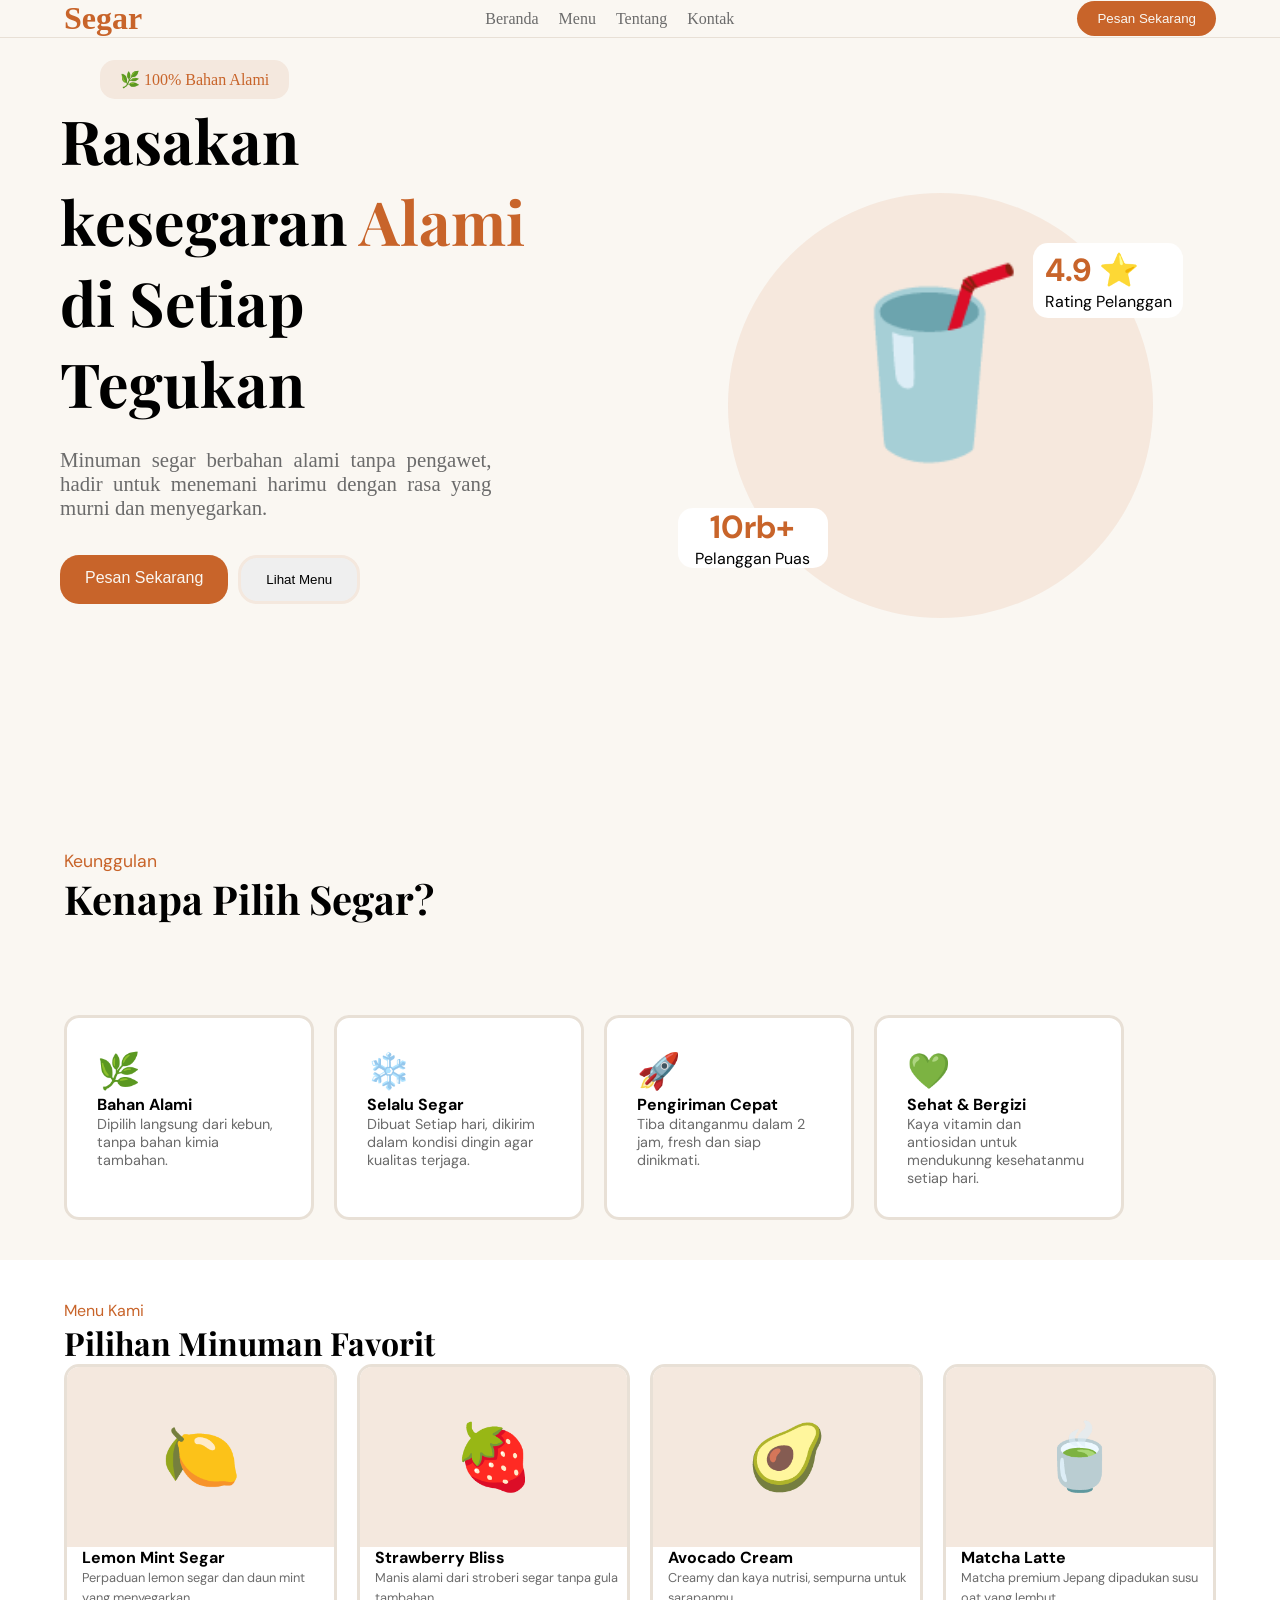
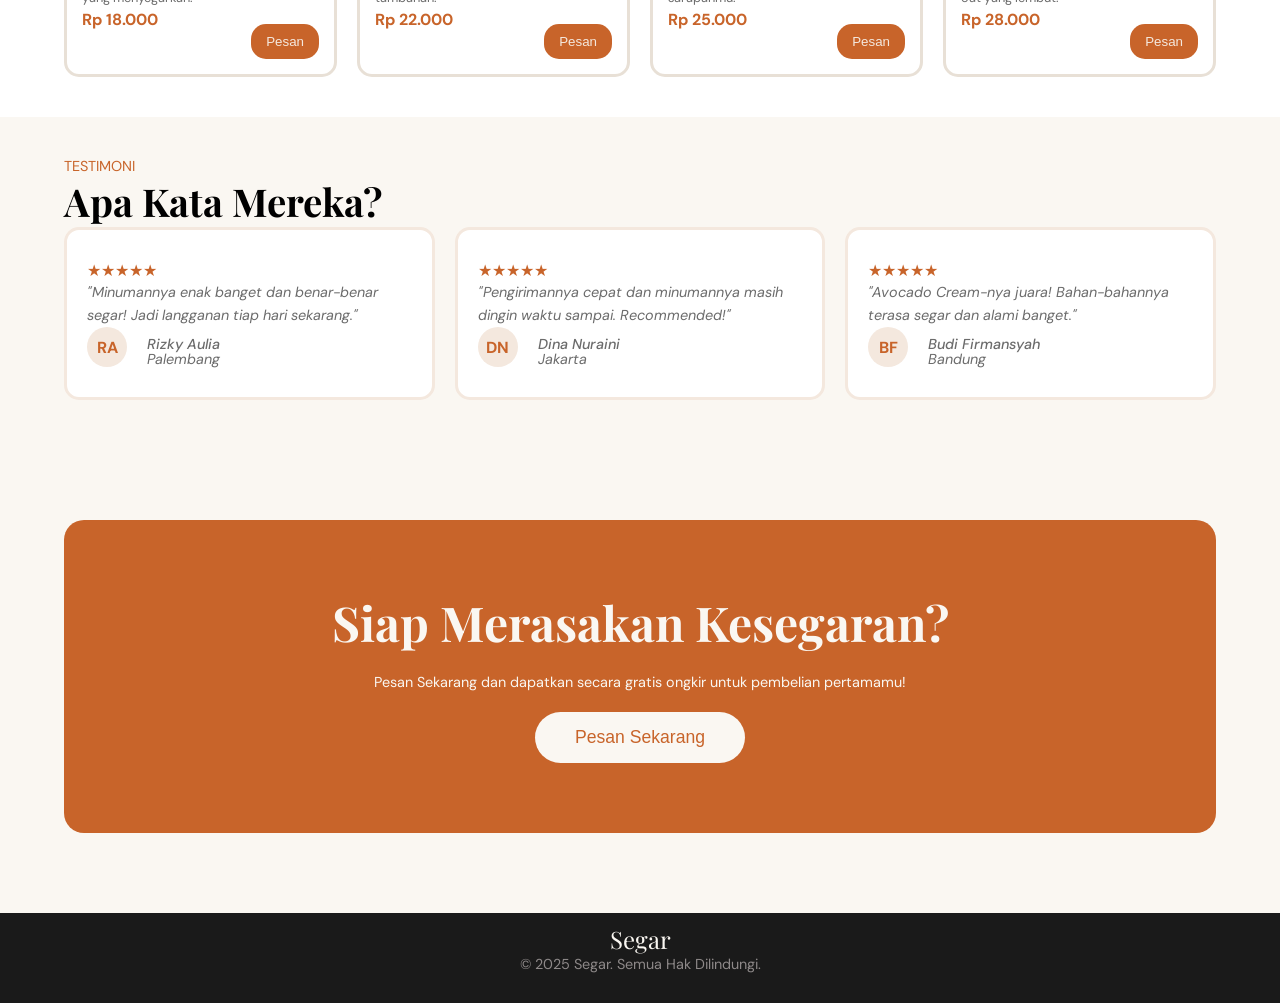
<file: index.html>
<!DOCTYPE html>
<html lang="en">
<head>
    <meta charset="UTF-8">
    <meta name="viewport" content="width=device-width, initial-scale=1.0">
    <title>Menu Makanan</title>
    <link rel="stylesheet" href="belajar1.css">
    <link href="https://fonts.googleapis.com/css2?family=Playfair+Display:wght@400;600&family=DM+Sans:wght@400;500&display=swap" rel="stylesheet">
</head>
<body>
    <header>
        <div class="container">
            <h1 class="judul1">Segar</h1>
            <ul class="nav-menu">
                <li><a href="#">Beranda</a></li>
                <li><a href="#">Menu</a></li>
                <li><a href="#">Tentang</a></li>
                <li><a href="#">Kontak</a></li>
            </ul>
            <button class="btn-psn" type="submit">Pesan Sekarang</button>
        </div>        
    </header>
    <div class="container2">
        <div class="text1">
            <div> 
                <p class="moto">🌿 100% Bahan Alami</p>
            </div>
            <h1 class="judul2">Rasakan kesegaran <span >Alami</span> di Setiap Tegukan</h1>
            <div class="deskripsi">
                Minuman segar berbahan alami tanpa pengawet, hadir
                untuk menemani harimu dengan rasa yang murni dan menyegarkan.
            </div>
            <div class="nav-mnu1">
                <button class="order" type="submit">Pesan Sekarang</button>
                <button class="mnu" type="submit">Lihat Menu</button>
            </div>
        </div>
        <div class="right">
            <div class="circle">
                <span class="minuman">🥤</span>
                <div class="rate">
                    <h1 class="rate1">10rb+</h1>
                    <div class="deskripsi1">Pelanggan Puas</div>
                </div> 
                <div class="rate2">
                    <h1 class="star">4.9 ⭐</h1>
                    <div class="ulasan">Rating Pelanggan</div>
                </div>
            </div>
        </div>
    </div>
    <div class="page2">
        <div class="segar6">
            <div class="keunggulan2">Keunggulan</div>
            <h1 class="pilih">Kenapa Pilih Segar?</h1>
        </div>
        <div class="kolom1">
            <div class="kotak1"><span class="daun">🌿</span>
                <p class="akami">Bahan Alami</p>
                <div class="deskripsi2">Dipilih langsung dari kebun, tanpa bahan kimia tambahan.</div>
            </div>
            <div class="kotak1">
                <span class="daun">❄️</span>
                <p class="akami">Selalu Segar</p>
                <div class="deskripsi2">Dibuat Setiap hari, dikirim dalam kondisi dingin agar kualitas terjaga.</div>
            </div>
            <div class="kotak1">
                <span class="daun">🚀</span>
                <p class="akami">Pengiriman Cepat</p>
                <div class="deskripsi2">Tiba ditanganmu dalam 2 jam, fresh dan siap dinikmati.</div>
            </div>
            <div class="kotak1">
                <span class="daun">💚</span>
                <p class="akami">Sehat & Bergizi</p>
                <div class="deskripsi2">Kaya vitamin dan antiosidan untuk mendukunng kesehatanmu setiap hari.</div>
            </div>
        </div>
    </div>
    <div class="page3">
        <div class="onegai">Menu Kami</div>
        <h1 class="pilihan2">Pilihan Minuman Favorit</h1>
        <div class="grid-menu">
           
            <div class="grid-daftar">
                <div class="image-menu">🍋</div>
                <p class="menu-name">Lemon Mint Segar</p>
                <div class="deskripsi3">Perpaduan lemon segar dan daun mint yang menyegarkan.</div>
                <div class="range">
                    <p class="harga2">Rp 18.000</p>
                    <button class="tombol4" type="submit">Pesan</button>
                </div>   
            </div>
            <div class="grid-daftar">
                <div class="image-menu">🍓</div>
                <p class="menu-name">Strawberry Bliss</p>
                <div class="deskripsi3">Manis alami dari stroberi segar tanpa gula tambahan.</div>
                <div class="range">
                    <p class="harga2">Rp 22.000 </p>
                    <button class="tombol4" type="submit">Pesan</button>
                </div>
            </div>
            <div class="grid-daftar">
                <div class="image-menu">🥑</div>
                <p class="menu-name">Avocado Cream</p>
                <div class="deskripsi3">Creamy dan kaya nutrisi, sempurna untuk sarapanmu.</div>
                <div class="range">
                    <p class="harga2">Rp 25.000</p>
                    <button class="tombol4" type="submit">Pesan</button>
                </div>
            </div>
            <div class="grid-daftar">
                <div class="image-menu">🍵</div>
                <p class="menu-name">Matcha Latte</p>
                <div class="deskripsi3">Matcha premium Jepang dipadukan susu oat yang lembut.</div>
                <div class="range">
                    <p class="harga2">Rp 28.000</p>
                    <button class="tombol4" type="submit">Pesan</button>
                </div>
            </div>
        </div>
    </div>
    <div class="page4">
        <div class="testi">TESTIMONI</div>
        <h1 class="what">Apa Kata Mereka?</h1>
        <div class="card-grid">
            <div class="rating">
                <div class="bintang">★★★★★</div>
                <p class="deskripsi4">"Minumannya enak banget dan benar-benar segar! Jadi langganan tiap hari sekarang."</p>
                <div class="and">
                    <p class="short-name">RA</p>
                    <div class="cname">
                        <p class="long-name">Rizky Aulia</p>
                        <p class="city">Palembang</p>
                    </div>
                </div>
            </div>
            <div class="rating">
                <div class="bintang">★★★★★</div>
                <p class="deskripsi4">"Pengirimannya cepat dan minumannya masih dingin waktu sampai. Recommended!"</p>
                <div class="and">
                    <p class="short-name">DN</p>
                    <div class="cname">
                        <p class="long-name">Dina Nuraini</p>
                        <p class="city">Jakarta</p>
                    </div>
                </div>
            </div>
            <div class="rating">
                <div class="bintang">★★★★★</div>
                <p class="deskripsi4">"Avocado Cream-nya juara! Bahan-bahannya terasa segar dan alami banget."</p>
                <div class="and">
                    <p class="short-name">BF</p>
                    <div class="cname">
                        <p class="long-name">Budi Firmansyah</p>
                        <p class="city">Bandung</p>
                    </div>
                </div>
            </div>
        </div>
    </div>
    <div class="page5">
        <div class="container3">
            <h1 class="rasa">Siap Merasakan Kesegaran?</h1>
            <p class="dapatkan">Pesan Sekarang dan dapatkan secara gratis ongkir untuk pembelian pertamamu!</p>
            <button class="btn-skrng1" type="submit">Pesan Sekarang</button>
        </div>
        
    </div>
    <footer>
        <h2 class="sgr">Segar</h2>
        <div class="copyright">&copy; 2025 Segar. Semua Hak Dilindungi.</div>
    </footer>
</body>
</html>
</file>
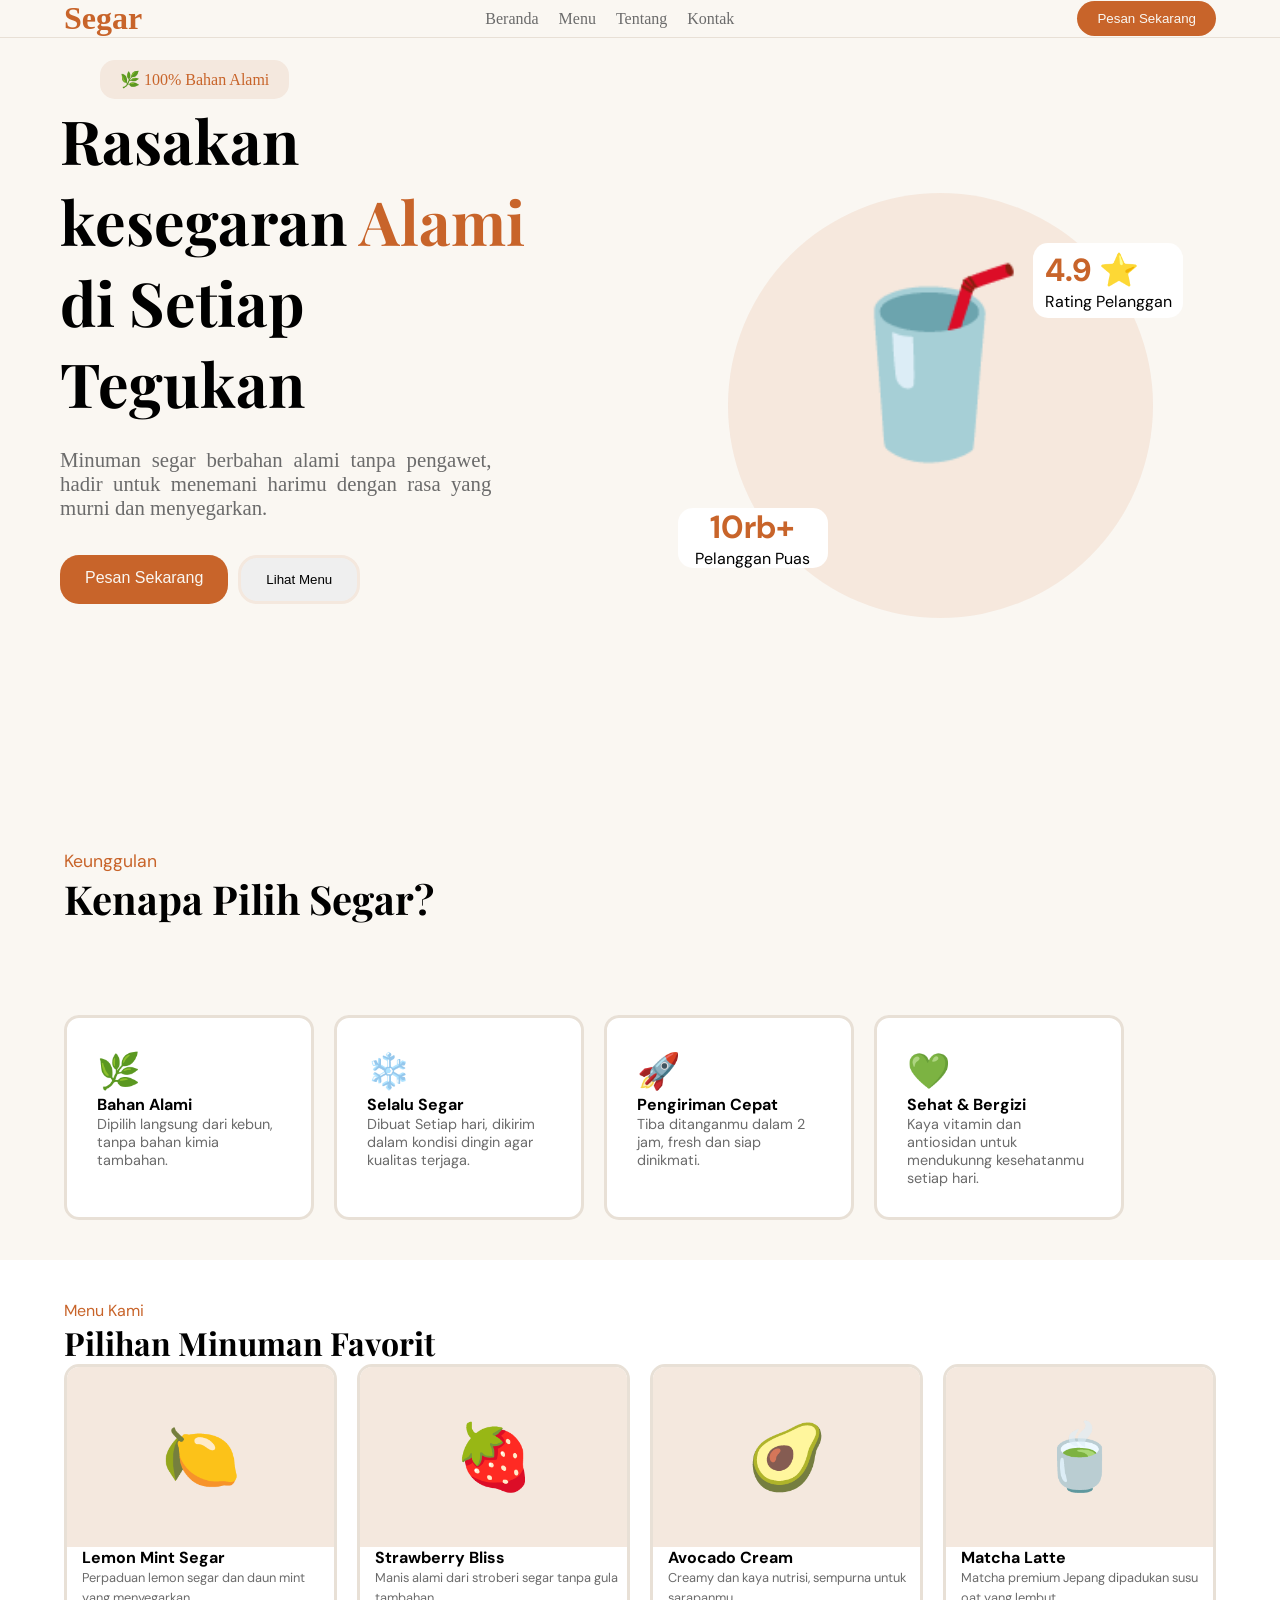
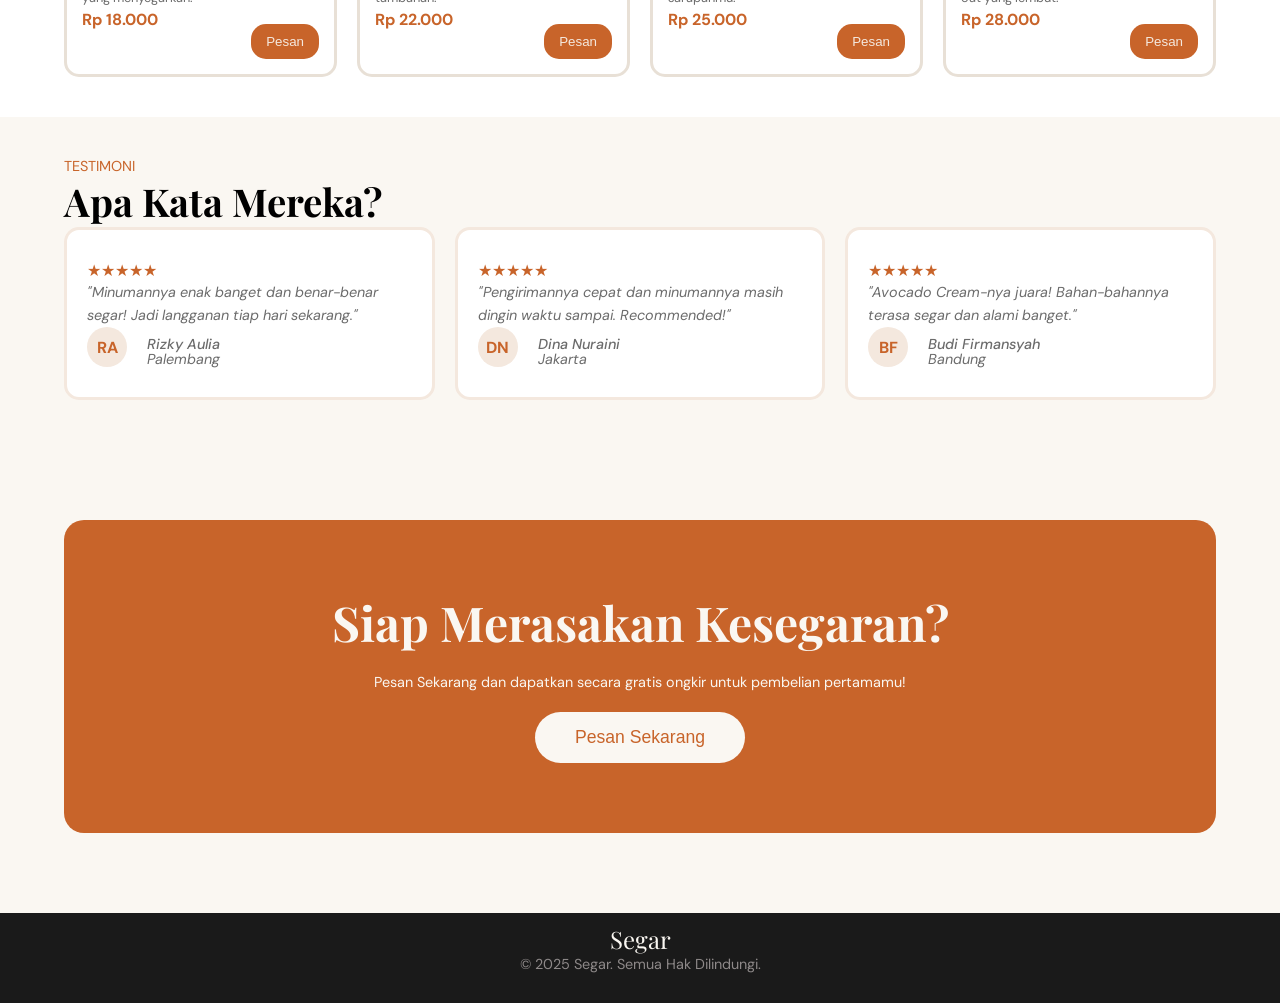
<file: belajar1.html>
<!DOCTYPE html>
<html lang="en">
<head>
    <meta charset="UTF-8">
    <meta name="viewport" content="width=device-width, initial-scale=1.0">
    <title>Menu Makanan</title>
    <link rel="stylesheet" href="belajar1.css">
    <link href="https://fonts.googleapis.com/css2?family=Playfair+Display:wght@400;600&family=DM+Sans:wght@400;500&display=swap" rel="stylesheet">
</head>
<body>
    <header>
        <div class="container">
            <h1 class="judul1">Segar</h1>
            <ul class="nav-menu">
                <li><a href="#">Beranda</a></li>
                <li><a href="#">Menu</a></li>
                <li><a href="#">Tentang</a></li>
                <li><a href="#">Kontak</a></li>
            </ul>
            <button class="btn-psn" type="submit">Pesan Sekarang</button>
        </div>        
    </header>
    <div class="container2">
        <div class="text1">
            <div> 
                <p class="moto">🌿 100% Bahan Alami</p>
            </div>
            <h1 class="judul2">Rasakan kesegaran <span >Alami</span> di Setiap Tegukan</h1>
            <div class="deskripsi">
                Minuman segar berbahan alami tanpa pengawet, hadir
                untuk menemani harimu dengan rasa yang murni dan menyegarkan.
            </div>
            <div class="nav-mnu1">
                <button class="order" type="submit">Pesan Sekarang</button>
                <button class="mnu" type="submit">Lihat Menu</button>
            </div>
        </div>
        <div class="right">
            <div class="circle">
                <span class="minuman">🥤</span>
                <div class="rate">
                    <h1 class="rate1">10rb+</h1>
                    <div class="deskripsi1">Pelanggan Puas</div>
                </div> 
                <div class="rate2">
                    <h1 class="star">4.9 ⭐</h1>
                    <div class="ulasan">Rating Pelanggan</div>
                </div>
            </div>
        </div>
    </div>
    <div class="page2">
        <div class="segar6">
            <div class="keunggulan2">Keunggulan</div>
            <h1 class="pilih">Kenapa Pilih Segar?</h1>
        </div>
        <div class="kolom1">
            <div class="kotak1"><span class="daun">🌿</span>
                <p class="akami">Bahan Alami</p>
                <div class="deskripsi2">Dipilih langsung dari kebun, tanpa bahan kimia tambahan.</div>
            </div>
            <div class="kotak1">
                <span class="daun">❄️</span>
                <p class="akami">Selalu Segar</p>
                <div class="deskripsi2">Dibuat Setiap hari, dikirim dalam kondisi dingin agar kualitas terjaga.</div>
            </div>
            <div class="kotak1">
                <span class="daun">🚀</span>
                <p class="akami">Pengiriman Cepat</p>
                <div class="deskripsi2">Tiba ditanganmu dalam 2 jam, fresh dan siap dinikmati.</div>
            </div>
            <div class="kotak1">
                <span class="daun">💚</span>
                <p class="akami">Sehat & Bergizi</p>
                <div class="deskripsi2">Kaya vitamin dan antiosidan untuk mendukunng kesehatanmu setiap hari.</div>
            </div>
        </div>
    </div>
    <div class="page3">
        <div class="onegai">Menu Kami</div>
        <h1 class="pilihan2">Pilihan Minuman Favorit</h1>
        <div class="grid-menu">
           
            <div class="grid-daftar">
                <div class="image-menu">🍋</div>
                <p class="menu-name">Lemon Mint Segar</p>
                <div class="deskripsi3">Perpaduan lemon segar dan daun mint yang menyegarkan.</div>
                <div class="range">
                    <p class="harga2">Rp 18.000</p>
                    <button class="tombol4" type="submit">Pesan</button>
                </div>   
            </div>
            <div class="grid-daftar">
                <div class="image-menu">🍓</div>
                <p class="menu-name">Strawberry Bliss</p>
                <div class="deskripsi3">Manis alami dari stroberi segar tanpa gula tambahan.</div>
                <div class="range">
                    <p class="harga2">Rp 22.000 </p>
                    <button class="tombol4" type="submit">Pesan</button>
                </div>
            </div>
            <div class="grid-daftar">
                <div class="image-menu">🥑</div>
                <p class="menu-name">Avocado Cream</p>
                <div class="deskripsi3">Creamy dan kaya nutrisi, sempurna untuk sarapanmu.</div>
                <div class="range">
                    <p class="harga2">Rp 25.000</p>
                    <button class="tombol4" type="submit">Pesan</button>
                </div>
            </div>
            <div class="grid-daftar">
                <div class="image-menu">🍵</div>
                <p class="menu-name">Matcha Latte</p>
                <div class="deskripsi3">Matcha premium Jepang dipadukan susu oat yang lembut.</div>
                <div class="range">
                    <p class="harga2">Rp 28.000</p>
                    <button class="tombol4" type="submit">Pesan</button>
                </div>
            </div>
        </div>
    </div>
    <div class="page4">
        <div class="testi">TESTIMONI</div>
        <h1 class="what">Apa Kata Mereka?</h1>
        <div class="card-grid">
            <div class="rating">
                <div class="bintang">★★★★★</div>
                <p class="deskripsi4">"Minumannya enak banget dan benar-benar segar! Jadi langganan tiap hari sekarang."</p>
                <div class="and">
                    <p class="short-name">RA</p>
                    <div class="cname">
                        <p class="long-name">Rizky Aulia</p>
                        <p class="city">Palembang</p>
                    </div>
                </div>
            </div>
            <div class="rating">
                <div class="bintang">★★★★★</div>
                <p class="deskripsi4">"Pengirimannya cepat dan minumannya masih dingin waktu sampai. Recommended!"</p>
                <div class="and">
                    <p class="short-name">DN</p>
                    <div class="cname">
                        <p class="long-name">Dina Nuraini</p>
                        <p class="city">Jakarta</p>
                    </div>
                </div>
            </div>
            <div class="rating">
                <div class="bintang">★★★★★</div>
                <p class="deskripsi4">"Avocado Cream-nya juara! Bahan-bahannya terasa segar dan alami banget."</p>
                <div class="and">
                    <p class="short-name">BF</p>
                    <div class="cname">
                        <p class="long-name">Budi Firmansyah</p>
                        <p class="city">Bandung</p>
                    </div>
                </div>
            </div>
        </div>
    </div>
    <div class="page5">
        <div class="container3">
            <h1 class="rasa">Siap Merasakan Kesegaran?</h1>
            <p class="dapatkan">Pesan Sekarang dan dapatkan secara gratis ongkir untuk pembelian pertamamu!</p>
            <button class="btn-skrng1" type="submit">Pesan Sekarang</button>
        </div>
        
    </div>
    <footer>
        <h2 class="sgr">Segar</h2>
        <div class="copyright">&copy; 2025 Segar. Semua Hak Dilindungi.</div>
    </footer>
</body>
</html>
</file>
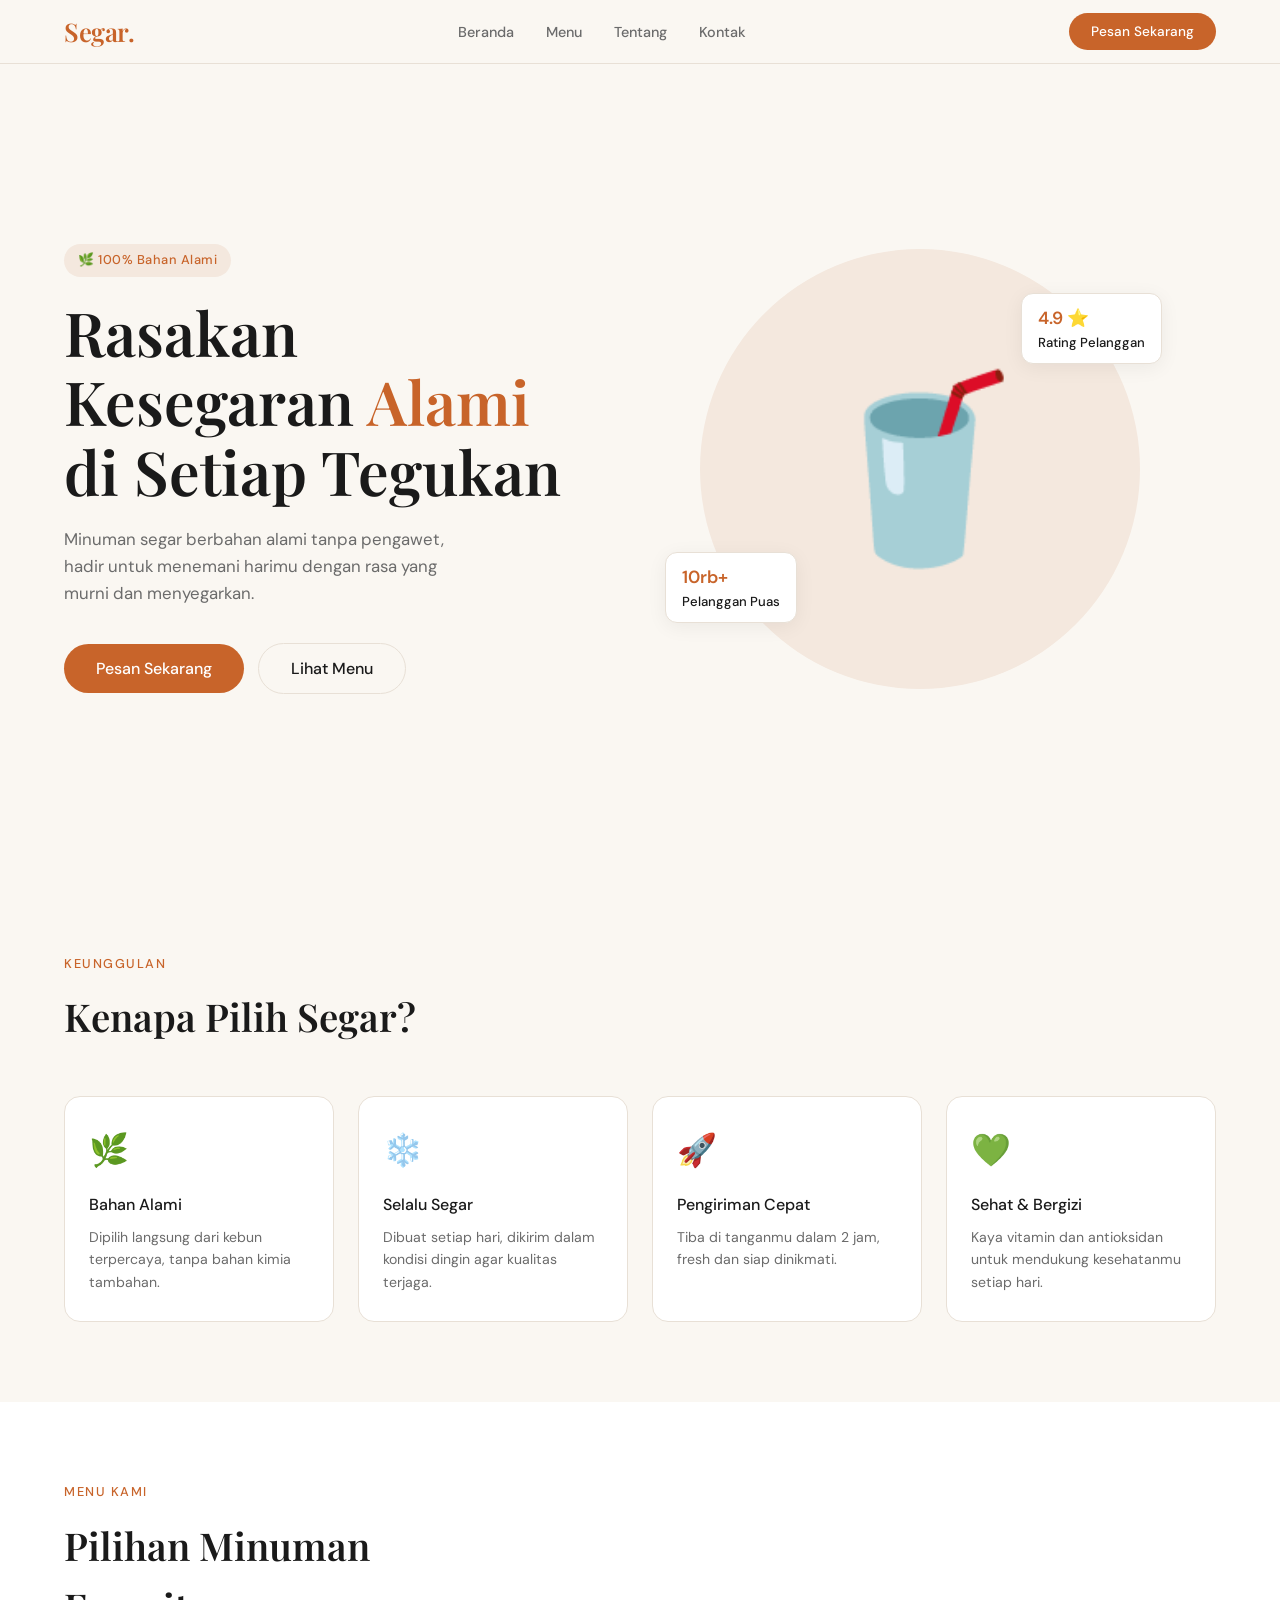
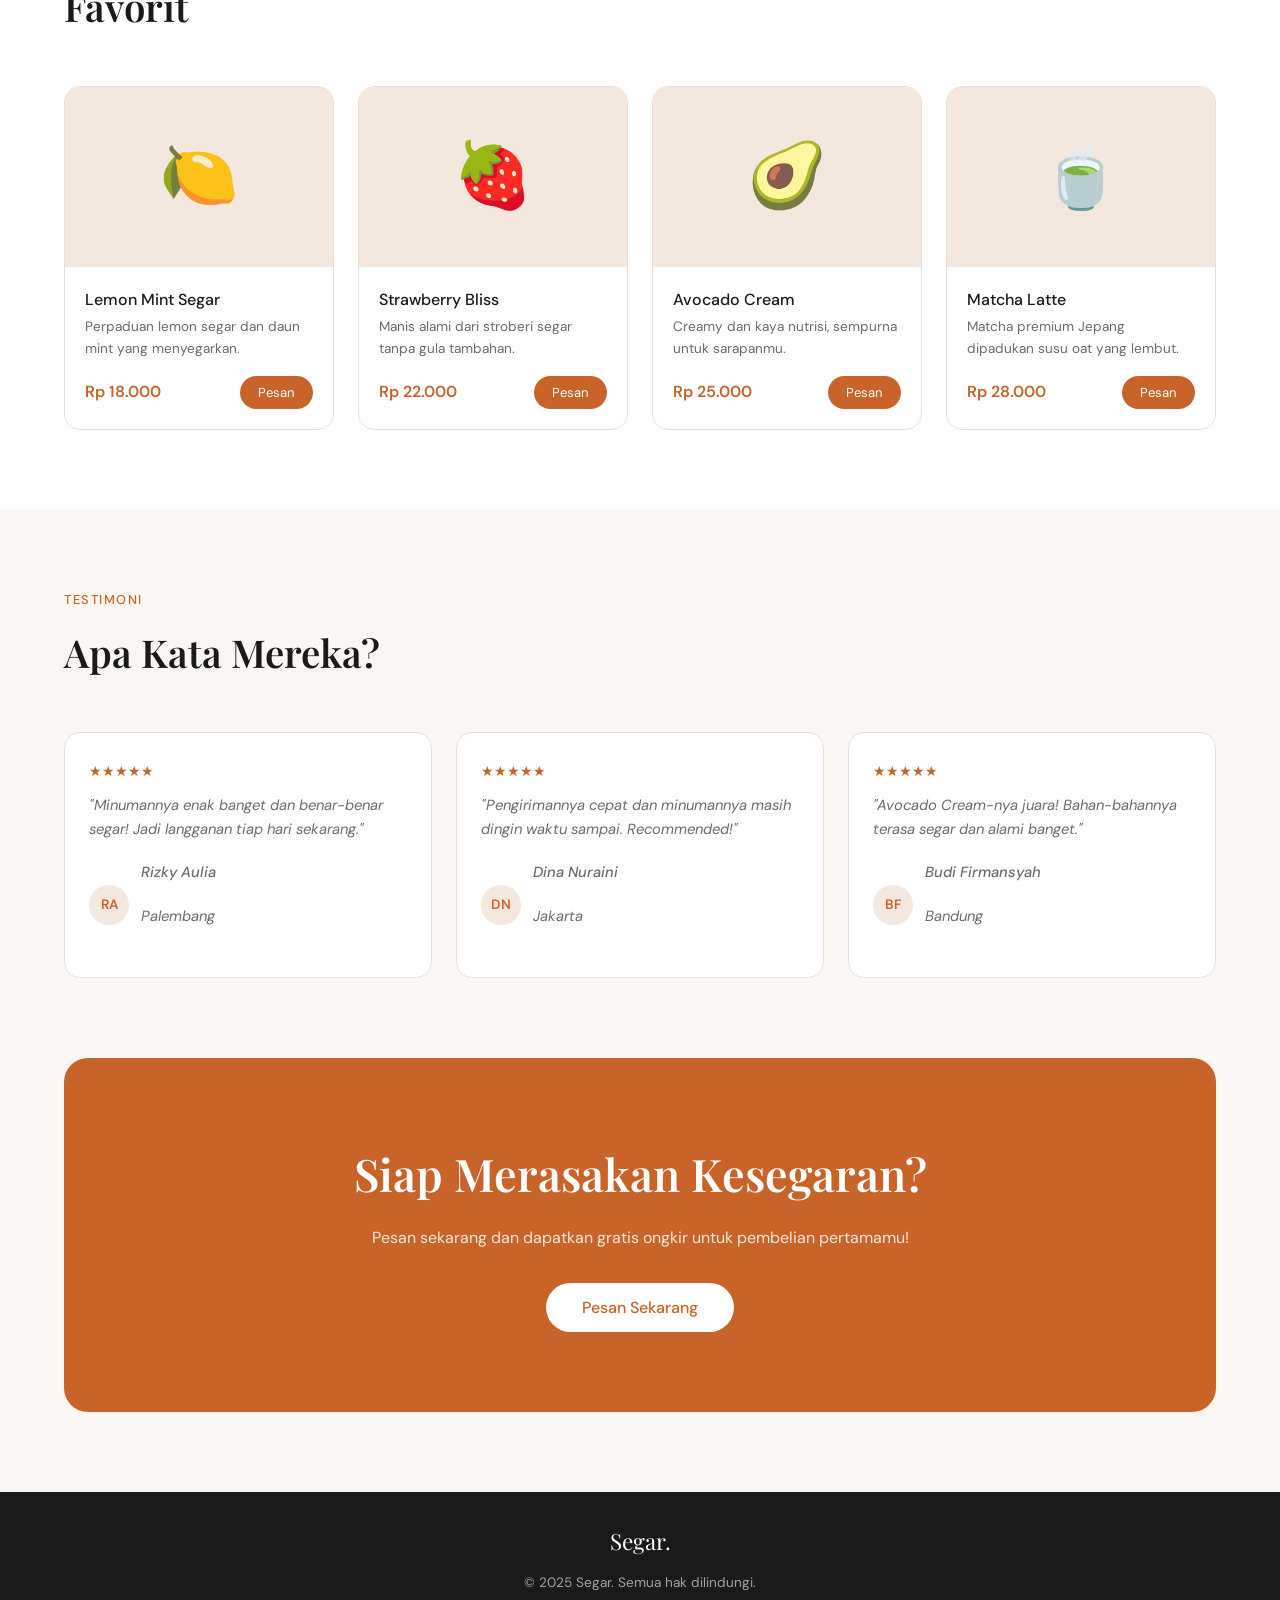
<file: contoh1.html>
<!DOCTYPE html>
<html lang="id">
<head>
    <meta charset="UTF-8">
    <meta name="viewport" content="width=device-width, initial-scale=1.0">
    <title>Segar — Minuman Alami</title>
    <link rel="preconnect" href="https://fonts.googleapis.com">
    <link rel="preconnect" href="https://fonts.gstatic.com" crossorigin>
    <link href="https://fonts.googleapis.com/css2?family=Playfair+Display:wght@400;600&family=DM+Sans:wght@400;500&display=swap" rel="stylesheet">
    <style>
        *, *::before, *::after { box-sizing: border-box; margin: 0; padding: 0; }

        :root {
            --cream: #faf7f2;
            --white: #ffffff;
            --text: #1a1a1a;
            --muted: #6b6b6b;
            --accent: #c8642a;
            --accent-light: #f4e8de;
            --border: #e8e0d6;
        }

        body {
            font-family: "DM Sans", sans-serif;
            background-color: var(--cream);
            color: var(--text);
            font-size: 16px;
            line-height: 1.6;
        }

        /* NAVBAR */
        nav {
            position: sticky;
            top: 0;
            background: rgba(250, 247, 242, 0.92);
            backdrop-filter: blur(8px);
            border-bottom: 1px solid var(--border);
            z-index: 100;
            padding: 0 5%;
            display: flex;
            justify-content: space-between;
            align-items: center;
            height: 64px;
        }

        .logo {
            font-family: "Playfair Display", serif;
            font-size: 1.6rem;
            font-weight: 600;
            color: var(--accent);
            letter-spacing: -0.5px;
        }

        .nav-links {
            display: flex;
            list-style: none;
            gap: 32px;
        }

        .nav-links a {
            text-decoration: none;
            color: var(--muted);
            font-size: 0.9rem;
            font-weight: 500;
            transition: color 0.2s;
        }

        .nav-links a:hover { color: var(--text); }

        .nav-btn {
            background: var(--accent);
            color: white;
            border: none;
            padding: 10px 22px;
            border-radius: 100px;
            font-family: "DM Sans", sans-serif;
            font-size: 0.85rem;
            font-weight: 500;
            cursor: pointer;
            transition: opacity 0.2s;
        }

        .nav-btn:hover { opacity: 0.85; }

        /* HERO */
        .hero {
            display: flex;
            align-items: center;
            justify-content: space-between;
            padding: 80px 5%;
            gap: 40px;
            min-height: 90vh;
        }

        .hero-text { flex: 1; max-width: 520px; }

        .hero-tag {
            display: inline-block;
            background: var(--accent-light);
            color: var(--accent);
            font-size: 0.8rem;
            font-weight: 500;
            padding: 6px 14px;
            border-radius: 100px;
            margin-bottom: 20px;
            letter-spacing: 0.5px;
        }

        .hero-title {
            font-family: "Playfair Display", serif;
            font-size: clamp(2.4rem, 5vw, 3.8rem);
            font-weight: 600;
            line-height: 1.15;
            margin-bottom: 20px;
            color: var(--text);
        }

        .hero-title span { color: var(--accent); }

        .hero-desc {
            color: var(--muted);
            font-size: 1.05rem;
            margin-bottom: 36px;
            max-width: 420px;
        }

        .hero-actions { display: flex; gap: 14px; align-items: center; flex-wrap: wrap; }

        .btn-primary {
            background: var(--accent);
            color: white;
            border: none;
            padding: 14px 32px;
            border-radius: 100px;
            font-family: "DM Sans", sans-serif;
            font-size: 1rem;
            font-weight: 500;
            cursor: pointer;
            transition: opacity 0.2s, transform 0.2s;
        }

        .btn-primary:hover { opacity: 0.88; transform: translateY(-1px); }

        .btn-secondary {
            background: transparent;
            color: var(--text);
            border: 1.5px solid var(--border);
            padding: 14px 32px;
            border-radius: 100px;
            font-family: "DM Sans", sans-serif;
            font-size: 1rem;
            font-weight: 500;
            cursor: pointer;
            transition: border-color 0.2s;
        }

        .btn-secondary:hover { border-color: var(--text); }

        .hero-image {
            flex: 1;
            display: flex;
            justify-content: center;
            align-items: center;
        }

        .hero-circle {
            width: clamp(260px, 40vw, 440px);
            height: clamp(260px, 40vw, 440px);
            background: var(--accent-light);
            border-radius: 50%;
            display: flex;
            align-items: center;
            justify-content: center;
            font-size: clamp(7rem, 14vw, 12rem);
            position: relative;
        }

        .badge-float {
            position: absolute;
            background: var(--white);
            border: 1px solid var(--border);
            border-radius: 12px;
            padding: 10px 16px;
            font-size: 0.82rem;
            font-weight: 500;
            box-shadow: 0 4px 20px rgba(0,0,0,0.06);
        }

        .badge-float.top-right { top: 10%; right: -5%; }
        .badge-float.bottom-left { bottom: 15%; left: -8%; }
        .badge-float .num { font-size: 1.1rem; font-weight: 600; color: var(--accent); display: block; }

        /* KEUNGGULAN */
        .section { padding: 80px 5%; }

        .section-label {
            font-size: 0.8rem;
            font-weight: 500;
            color: var(--accent);
            letter-spacing: 1.5px;
            text-transform: uppercase;
            margin-bottom: 12px;
        }

        .section-title {
            font-family: "Playfair Display", serif;
            font-size: clamp(1.6rem, 3vw, 2.4rem);
            font-weight: 600;
            margin-bottom: 48px;
            max-width: 420px;
        }

        .keunggulan-grid {
            display: grid;
            grid-template-columns: repeat(auto-fit, minmax(200px, 1fr));
            gap: 24px;
        }

        .keunggulan-card {
            background: var(--white);
            border: 1px solid var(--border);
            border-radius: 16px;
            padding: 28px 24px;
        }

        .keunggulan-icon {
            font-size: 2rem;
            margin-bottom: 16px;
            display: block;
        }

        .keunggulan-card h3 {
            font-size: 1rem;
            font-weight: 500;
            margin-bottom: 8px;
        }

        .keunggulan-card p { font-size: 0.88rem; color: var(--muted); }

        /* PRODUK */
        .produk-section { background: var(--white); }

        .produk-grid {
            display: grid;
            grid-template-columns: repeat(auto-fit, minmax(220px, 1fr));
            gap: 24px;
        }

        .produk-card {
            border: 1px solid var(--border);
            border-radius: 16px;
            overflow: hidden;
            transition: transform 0.2s;
        }

        .produk-card:hover { transform: translateY(-4px); }

        .produk-img {
            background: var(--accent-light);
            height: 180px;
            display: flex;
            align-items: center;
            justify-content: center;
            font-size: 4rem;
        }

        .produk-info { padding: 20px; }

        .produk-nama {
            font-weight: 500;
            font-size: 1rem;
            margin-bottom: 4px;
        }

        .produk-desc { font-size: 0.85rem; color: var(--muted); margin-bottom: 16px; }

        .produk-footer {
            display: flex;
            justify-content: space-between;
            align-items: center;
        }

        .produk-harga { font-weight: 600; font-size: 1rem; color: var(--accent); }

        .produk-btn {
            background: var(--accent);
            color: white;
            border: none;
            padding: 8px 18px;
            border-radius: 100px;
            font-family: "DM Sans", sans-serif;
            font-size: 0.82rem;
            cursor: pointer;
            transition: opacity 0.2s;
        }

        .produk-btn:hover { opacity: 0.85; }

        /* TESTIMONI */
        .testi-grid {
            display: grid;
            grid-template-columns: repeat(auto-fit, minmax(260px, 1fr));
            gap: 24px;
        }

        .testi-card {
            background: var(--white);
            border: 1px solid var(--border);
            border-radius: 16px;
            padding: 28px 24px;
        }

        .bintang { color: var(--accent); font-size: 0.85rem; margin-bottom: 12px; }

        .testi-card p { font-size: 0.92rem; color: var(--muted); margin-bottom: 20px; font-style: italic; }

        .testi-user { display: flex; align-items: center; gap: 12px; }

        .avatar {
            width: 40px;
            height: 40px;
            border-radius: 50%;
            background: var(--accent-light);
            display: flex;
            align-items: center;
            justify-content: center;
            font-weight: 600;
            font-size: 0.85rem;
            color: var(--accent);
        }

        .testi-nama { font-size: 0.9rem; font-weight: 500; }
        .testi-kota { font-size: 0.8rem; color: var(--muted); }

        /* CTA */
        .cta-section {
            background: var(--accent);
            color: white;
            text-align: center;
            padding: 80px 5%;
            border-radius: 24px;
            margin: 0 5% 80px;
        }

        .cta-section h2 {
            font-family: "Playfair Display", serif;
            font-size: clamp(1.8rem, 3.5vw, 2.8rem);
            font-weight: 600;
            margin-bottom: 16px;
        }

        .cta-section p { font-size: 1rem; opacity: 0.85; margin-bottom: 32px; }

        .btn-white {
            background: white;
            color: var(--accent);
            border: none;
            padding: 14px 36px;
            border-radius: 100px;
            font-family: "DM Sans", sans-serif;
            font-size: 1rem;
            font-weight: 500;
            cursor: pointer;
            transition: opacity 0.2s;
        }

        .btn-white:hover { opacity: 0.9; }

        /* FOOTER */
        footer {
            background: var(--text);
            color: rgba(255,255,255,0.6);
            text-align: center;
            padding: 32px 5%;
            font-size: 0.85rem;
        }

        footer .logo-footer {
            font-family: "Playfair Display", serif;
            color: white;
            font-size: 1.4rem;
            margin-bottom: 12px;
        }

        /* RESPONSIVE */
        @media (max-width: 768px) {
            .hero { flex-direction: column; padding: 50px 5%; text-align: center; min-height: auto; }
            .hero-desc { margin: 0 auto 28px; }
            .hero-actions { justify-content: center; }
            .nav-links { display: none; }
            .badge-float.top-right { right: 0; }
            .badge-float.bottom-left { left: 0; }
        }
    </style>
</head>
<body>

    <!-- NAVBAR -->
    <nav>
        <div class="logo">Segar.</div>
        <ul class="nav-links">
            <li><a href="#">Beranda</a></li>
            <li><a href="#">Menu</a></li>
            <li><a href="#">Tentang</a></li>
            <li><a href="#">Kontak</a></li>
        </ul>
        <button class="nav-btn">Pesan Sekarang</button>
    </nav>

    <!-- HERO -->
    <section class="hero">
        <div class="hero-text">
            <span class="hero-tag">🌿 100% Bahan Alami</span>
            <h1 class="hero-title">Rasakan Kesegaran <span>Alami</span> di Setiap Tegukan</h1>
            <p class="hero-desc">Minuman segar berbahan alami tanpa pengawet, hadir untuk menemani harimu dengan rasa yang murni dan menyegarkan.</p>
            <div class="hero-actions">
                <button class="btn-primary">Pesan Sekarang</button>
                <button class="btn-secondary">Lihat Menu</button>
            </div>
        </div>
        <div class="hero-image">
            <div class="hero-circle">
                🥤
                <div class="badge-float top-right">
                    <span class="num">4.9 ⭐</span>
                    Rating Pelanggan
                </div>
                <div class="badge-float bottom-left">
                    <span class="num">10rb+</span>
                    Pelanggan Puas
                </div>
            </div>
        </div>
    </section>

    <!-- KEUNGGULAN -->
    <section class="section">
        <p class="section-label">Keunggulan</p>
        <h2 class="section-title">Kenapa Pilih Segar?</h2>
        <div class="keunggulan-grid">
            <div class="keunggulan-card">
                <span class="keunggulan-icon">🌿</span>
                <h3>Bahan Alami</h3>
                <p>Dipilih langsung dari kebun terpercaya, tanpa bahan kimia tambahan.</p>
            </div>
            <div class="keunggulan-card">
                <span class="keunggulan-icon">❄️</span>
                <h3>Selalu Segar</h3>
                <p>Dibuat setiap hari, dikirim dalam kondisi dingin agar kualitas terjaga.</p>
            </div>
            <div class="keunggulan-card">
                <span class="keunggulan-icon">🚀</span>
                <h3>Pengiriman Cepat</h3>
                <p>Tiba di tanganmu dalam 2 jam, fresh dan siap dinikmati.</p>
            </div>
            <div class="keunggulan-card">
                <span class="keunggulan-icon">💚</span>
                <h3>Sehat & Bergizi</h3>
                <p>Kaya vitamin dan antioksidan untuk mendukung kesehatanmu setiap hari.</p>
            </div>
        </div>
    </section>

    <!-- PRODUK -->
    <section class="section produk-section">
        <p class="section-label">Menu Kami</p>
        <h2 class="section-title">Pilihan Minuman Favorit</h2>
        <div class="produk-grid">
            <div class="produk-card">
                <div class="produk-img">🍋</div>
                <div class="produk-info">
                    <p class="produk-nama">Lemon Mint Segar</p>
                    <p class="produk-desc">Perpaduan lemon segar dan daun mint yang menyegarkan.</p>
                    <div class="produk-footer">
                        <span class="produk-harga">Rp 18.000</span>
                        <button class="produk-btn">Pesan</button>
                    </div>
                </div>
            </div>
            <div class="produk-card">
                <div class="produk-img">🍓</div>
                <div class="produk-info">
                    <p class="produk-nama">Strawberry Bliss</p>
                    <p class="produk-desc">Manis alami dari stroberi segar tanpa gula tambahan.</p>
                    <div class="produk-footer">
                        <span class="produk-harga">Rp 22.000</span>
                        <button class="produk-btn">Pesan</button>
                    </div>
                </div>
            </div>
            <div class="produk-card">
                <div class="produk-img">🥑</div>
                <div class="produk-info">
                    <p class="produk-nama">Avocado Cream</p>
                    <p class="produk-desc">Creamy dan kaya nutrisi, sempurna untuk sarapanmu.</p>
                    <div class="produk-footer">
                        <span class="produk-harga">Rp 25.000</span>
                        <button class="produk-btn">Pesan</button>
                    </div>
                </div>
            </div>
            <div class="produk-card">
                <div class="produk-img">🍵</div>
                <div class="produk-info">
                    <p class="produk-nama">Matcha Latte</p>
                    <p class="produk-desc">Matcha premium Jepang dipadukan susu oat yang lembut.</p>
                    <div class="produk-footer">
                        <span class="produk-harga">Rp 28.000</span>
                        <button class="produk-btn">Pesan</button>
                    </div>
                </div>
            </div>
        </div>
    </section>

    <!-- TESTIMONI -->
    <section class="section">
        <p class="section-label">Testimoni</p>
        <h2 class="section-title">Apa Kata Mereka?</h2>
        <div class="testi-grid">
            <div class="testi-card">
                <div class="bintang">★★★★★</div>
                <p>"Minumannya enak banget dan benar-benar segar! Jadi langganan tiap hari sekarang."</p>
                <div class="testi-user">
                    <div class="avatar">RA</div>
                    <div>
                        <p class="testi-nama">Rizky Aulia</p>
                        <p class="testi-kota">Palembang</p>
                    </div>
                </div>
            </div>
            <div class="testi-card">
                <div class="bintang">★★★★★</div>
                <p>"Pengirimannya cepat dan minumannya masih dingin waktu sampai. Recommended!"</p>
                <div class="testi-user">
                    <div class="avatar">DN</div>
                    <div>
                        <p class="testi-nama">Dina Nuraini</p>
                        <p class="testi-kota">Jakarta</p>
                    </div>
                </div>
            </div>
            <div class="testi-card">
                <div class="bintang">★★★★★</div>
                <p>"Avocado Cream-nya juara! Bahan-bahannya terasa segar dan alami banget."</p>
                <div class="testi-user">
                    <div class="avatar">BF</div>
                    <div>
                        <p class="testi-nama">Budi Firmansyah</p>
                        <p class="testi-kota">Bandung</p>
                    </div>
                </div>
            </div>
        </div>
    </section>

    <!-- CTA -->
    <div class="cta-section">
        <h2>Siap Merasakan Kesegaran?</h2>
        <p>Pesan sekarang dan dapatkan gratis ongkir untuk pembelian pertamamu!</p>
        <button class="btn-white">Pesan Sekarang</button>
    </div>

    <!-- FOOTER -->
    <footer>
        <p class="logo-footer">Segar.</p>
        <p>© 2025 Segar. Semua hak dilindungi.</p>
    </footer>

</body>
</html>
</file>
<file: belajar1.css>
:root {
    --cream: #faf7f2;
    --white: #ffffff;
    --text: #1a1a1a;
    --muted: #6b6b6b;
    --accent: #c8642a;
    --accent-light: #f4e8de;
    --border: #e8e0d6;
}
* {
    margin: 0;
    padding: 0;
    box-sizing: border-box;

}
html, body {
    overflow-x: hidden;
    max-width: 100%;
}

header {
    width: 100%;
    border-bottom: solid var(--border) 1px;
    background-color: var(--cream);
    position: fixed;
    z-index:16;
    
}
.container {
    display: flex;
    margin-inline: auto;
    flex-wrap: wrap;
    justify-content: space-between;
    align-items: center;
    width: 90%;
    font-family: "PlayFairDisplay";
} 
.judul1 {
    color: var(--accent);
    cursor: pointer;
}
.nav-menu {
    display: flex;
    list-style: none;
        
}
li a {
    display: inline;
    text-decoration: none;
    margin: 10px;
    color: var(--muted);
}
li a:hover {
    color: var(--text);
}
.btn-psn {
    display: flex;
    flex-wrap: wrap;
    justify-content: center;
    align-items: center;
    padding: 10px 20px 10px 20px;
    border: none;
    border-radius: 20px;
    color: var(--cream);
    background-color: var(--accent);
}
.btn-psn:hover {
    background-color:#df7538;
    cursor: pointer;
    transition: 0.3s ease-in-out;
}
.container2 {
    display: flex;
    
    width: 100%;
    height: 90vh;
    background-color: var(--cream);
}
.text1 {
    display: flex;
    flex-direction: column;
    width: 50%;
    
    padding: 20px;
    margin: 40px 30px 40px 40px ;
}
.moto {
    display: inline-block;
    margin-left: 40px;
    padding: 10px 20px 10px 20px;
    border: none;
    border-radius: 15px;
    color: var(--accent);
    background-color: var(--accent-light);
}
.judul2 {
    font-family: 'Playfair Display';
    font-size: 3.8em;
    text-align: left;
    letter-spacing: 0;
    word-spacing: 0px;
    margin-bottom: 25px;
    margin-top: 0px;
}
.judul2 span {
    color: var(--accent);
}
.deskripsi {
    text-align: justify;
    width: 88%;
    margin: 0;
    font-size: 1.3em;
    color: var(--muted);
}
.nav-mnu1 {
    display: flex;
    margin-top: 35px;
    font-family: "dm sans", sans-serif;

}
.order {
    display: flex;
    flex-direction: row;
    padding: 14px 25px;
    border-radius: 19px;
    margin-right: 10px;
    font-size: 1em;
    background-color: var(--accent);
    border: none;
    color: var(--cream);
    
}
.order:hover {
    background-color: #df7538;
    cursor: pointer;
    transition: 0.4s;
    transform: translateY(-1px);
}
.mnu {
    padding: 14px 25px;
    border-radius: 19px;
    border:  var(--accent-light) solid;
    
}
.mnu:hover {
    border: var(--text) solid;
    transition: 0.4s;
    cursor: pointer;
}
.right {
    display: flex;
    align-items: center;
    justify-content: center;
    width: 65%;
}


.circle {
    display: flex;
    width: min(425px, 45vw);
    height: min(425px, 45vw);
    border: none;
    position: relative;
    justify-content: right;
    align-items: start;
    border-radius: 50%;
    background-color: rgba(200, 100, 42, 0.1);
    
}
.minuman {
    display: flex;
    align-items: center;
    justify-content: center;
    font-size: clamp(7rem, 14vw, 12rem);
    position: absolute;
    top: 65px;
    left: 90px;
}
.rate {
    display: flex;
    flex-direction: column;
    align-items: center;
    background-color: var(--white);
    border-radius: 15px;
    padding: 7px;
    width: 150px;
    height: 60px;
    position: absolute;
    justify-content: center;
    bottom: 50px;
    left: -50px;
    overflow: hidden;
    font-family: "DM Sans", sans-serif;
    
}
.rate1 {
    color: var(--accent);
    margin: 0;
}
.deskripsi1 {
    display: flex;
    flex-direction: row;
}
.rate2 {
    display: flex;
    flex-direction: column;
    justify-content: center;
    align-items: start;
    background-color: var(--white);
    box-sizing: border-box;
    width: 150px;
    height: 75px;
    position: absolute;
    padding: 7px;
    border-radius: 15px;
    top: 50px;
    right: -30px;
    font-family: "DM Sans", sans-serif;
}
.star {
    color: var(--accent);
    margin: 0;
    margin-left: 5px;
}
.ulasan {
    margin-left: 5px;
}
.page2 {
    height: auto;
    background-color: var(--cream);
    width: 100%;
    margin: 0;
    padding: 40px 5%;
    box-sizing: border-box;
    overflow: hidden;
}
.segar6 {
    
    width: 100%;

}
.keunggulan2 {
    font-size: 1.1em;
    font-family: 'DM sans', sans-serif;
    color: var(--accent);
}
.pilih {
    font-size: 2.5em;
    font-family: 'Playfair Display';
    margin-bottom: 90px;
    
}
.kolom1 {
    display: flex;
    
    
    width: 100%;
    font-family: 'DM Sans', sans-serif;
    align-content: space-evenly;
    
}
.daun {
    font-size: 35px;
    margin: 0;

}
.akami {
    font-weight: bold;
}
.kotak1 {
    width: 250px;
    border-radius: 15px;
    padding: 30px;
    border: solid var(--border); 
    background-color: var(--white);
    gap: 15px;
    margin-right: 20px;
}
.deskripsi2 {
    color: var(--muted);
    font-size: .9em;
}
.page3{
    margin: 0;
    padding: 40px 5%;
    box-sizing: border-box;
    height: auto;
    background-color: var(--white);
    align-items: center;
    justify-items: center;
}
.onegai {
    font-family: 'DM Sans', sans-serif;
    color: var(--accent);
   
    
    
}
.pilihan2 {
    font-family: 'Playfair Display';

}
.grid-menu {
    display: grid;
    grid-template-columns: repeat(4, 1fr);
    column-gap: 20px;
    font-family: 'DM Sans', sans-serif;
    row-gap: 20px;

}
.grid-daftar {
    border: solid var(--border);
    border-radius: 15px;
    padding: 0;  
    overflow: hidden;
   
}
.grid-daftar:hover {
    transform: translateY(-5px);
    transition: 0.3s ease-in-out;
}

.image-menu {
    background-color: var(--accent-light);
    margin: 0;
    width: 100%;
    box-sizing: border-box;
    overflow: hidden;
    height: 180px;
    padding: 0;
    font-size: 4em;
    display: flex;
    align-items: center;
    justify-content: center;
}
.menu-name {
    font-weight: bold;
    padding-left: 15px;
}
.deskripsi3 {
    color: var(--muted);
    font-size: .8em;
    line-height: 1.6em;
    padding-left: 15px;
}
.range {
    display: flex;
    
   
    
}
.harga2 {
    color: var(--accent);
    font-weight: bold;
    padding-left: 15px;
}
.tombol4 {
    margin-left: auto;
    margin-right: 15px;
    margin-bottom: 15px;
    margin-top: 15px;
    border-radius: 15px;
    background-color: var(--accent);
    color: var(--accent-light);
    border: none;
    padding: 10px 15px;
    cursor: pointer;
}
.tombol4:hover {
    background-color: #df7538;
}
.page4 {
    padding: 40px 5%;
    display: flex;
    flex-direction: column;
    background-color: var(--cream);
}
.testi {
    color: var(--accent);
    font-family: 'DM Sans', sans-serif;
    font-size: .9em;
    margin-bottom: 0;
}
.what {
    font-family: 'Playfair Display';
    font-size: 2.4em;
}
.card-grid {
    display: grid;
    grid-template-columns: repeat(3, 1fr);
    column-gap: 20px;
    row-gap: 20px;
}
.rating {
    border-radius: 15px;
    border: solid var(--accent-light);
    background-color: var(--white);
    padding: 30px 20px;
    font-family: 'DM Sans', sans-serif;
}
.bintang {
    color: var(--accent);
}
.deskripsi4 {
    color: var(--muted);
    font-style: italic;
    font-size: .9em;
    line-height: 1.6em;
}
.and {
    display: flex;
    align-items: end;
}
.short-name {
    display: flex;
    align-items: center;
    justify-content: center;
    padding: 20px;
    width: 5px;
    height: 5px;
    background-color: var(--accent-light);
    color: var(--accent);
    border-radius: 50%;
    font-weight: bold;
}
.cname {
    display: flex;
    flex-direction: column;
    margin-left: 20px;
    font-family: 'DM Sans', sans-serif;
    font-style: italic;
    font-size: .9em;
    color: var(--muted);
    line-height: 15px;
}
.long-name {
    font-weight: 500;
}
.page5 {
    display: flex;
    justify-content: center;
    align-items: center;
    background-color: var(--cream);
    padding: 80px 5%;
    box-sizing: border-box;
}.container3 {
    display: flex;
    flex-direction: column;
    padding: 70px 5%;
    background-color: var(--accent);
    justify-content: center;
    align-items: center;
    width: 100%;
    border-radius: 20px;
}
.rasa {
    font-size: 3em;
    font-family: 'Playfair Display';
    color: var(--cream);
    margin-bottom: 0;
}
.dapatkan {
    color: var(--cream);
    font-family:'DM Sans', sans-serif;
    line-height: 4em;
    font-size: .9em;
}
.btn-skrng1 {
    padding: 15px 40px;
    border: none;
    border-radius: 30px;
    color: var(--accent);
    background-color: var(--cream);
    cursor: pointer;
    font-size: 1.1em;
}
.btn-skrng1:hover {
    opacity: .95;
    transition: 0.3 ease-in;
}
footer {
    display: flex;
    flex-direction: column;
    background-color: var(--text);
    justify-content: center;
    align-items: center;
    padding-top: 10px;
    padding-bottom: 30px;
}
.sgr {
    color: var(--cream);
    font-family: 'Playfair Display';
    font-weight: lighter;
}
.copyright {
    color: rgb(142, 137, 137);
    font-family: 'DM Sans', sans-serif;
    font-size: .9em;
    word-spacing: 0px;
}
@media screen and (max-width: 576px) {
    .nav-menu {
        display: none;
    }
    .kotak1 {
        width: 100%;
    }
    .container2 {
        flex-direction: column;
        height: auto;
        padding-top: 80px;
        justify-content: center;
    }
    .text1 {
        width: 100%;
        margin: 20px 0;
        padding: 0 5%;
        align-items: center;
        text-align: center;
    }
    .judul2 {
        text-align: center;
        font-size: 2.5em;
    }
    .moto {
        margin-left: 0;
        text-align: center;
    }
    .right {
        width: 100%;
        padding: 20px 0;
    }
    .circle {
        width: 280px;
        height: 280px;
        justify-content: center;
    }
    .minuman{
        top: 50%;
        left: 50%;
        transform: translate(-50%, -50%);
    }
    .direction {
        flex-direction: column;
    }
    .container {
        width: 100%;
        padding: 10px 5%;
        box-sizing: border-box;
    }
    .page2 {
        flex-direction: column;
    }
    .kolom1 {
        flex-direction: column;
    }
    .kotak1 {
        margin-bottom: 1.5em;
    }
    .grid-menu {
       grid-template-columns: 1fr;
    }
    .menu-name {
        padding: 15px;
    }
    .card-grid {
        grid-template-columns: 1fr;
    }
    .rating {
        padding: 25px;

    }
    .container3 {
        text-align: center;
        align-items: center;
    }
}
</file>
